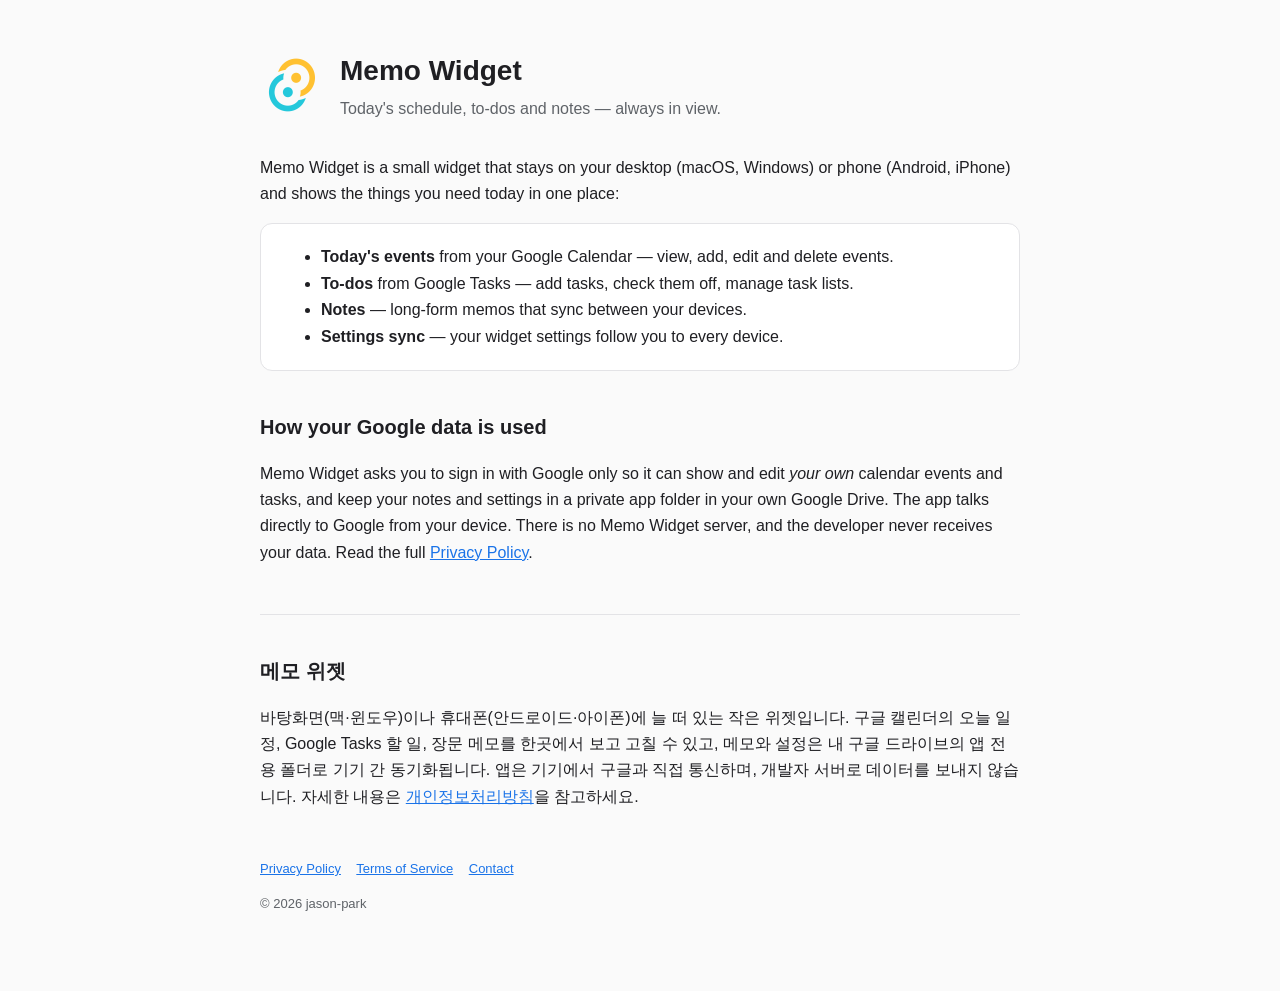
<file: index.html>
<!doctype html>
<html lang="en">
<head>
  <meta charset="utf-8">
  <meta name="viewport" content="width=device-width, initial-scale=1">
  <title>Memo Widget</title>
  <meta name="description" content="Memo Widget shows today's Google Calendar events, your Google Tasks and notes in a small always-on widget for Mac, Windows, Android and iPhone.">
  <link rel="icon" href="icon.png">
  <link rel="stylesheet" href="style.css">
</head>
<body>
<main>
  <header class="brand">
    <img src="icon.png" alt="Memo Widget icon">
    <div>
      <h1>Memo Widget</h1>
      <p>Today's schedule, to-dos and notes — always in view.</p>
    </div>
  </header>

  <p>
    Memo Widget is a small widget that stays on your desktop (macOS, Windows) or phone (Android, iPhone)
    and shows the things you need today in one place:
  </p>
  <div class="card">
    <ul>
      <li><strong>Today's events</strong> from your Google Calendar — view, add, edit and delete events.</li>
      <li><strong>To-dos</strong> from Google Tasks — add tasks, check them off, manage task lists.</li>
      <li><strong>Notes</strong> — long-form memos that sync between your devices.</li>
      <li><strong>Settings sync</strong> — your widget settings follow you to every device.</li>
    </ul>
  </div>

  <h2>How your Google data is used</h2>
  <p>
    Memo Widget asks you to sign in with Google only so it can show and edit <em>your own</em> calendar events and tasks,
    and keep your notes and settings in a private app folder in your own Google Drive.
    The app talks directly to Google from your device. There is no Memo Widget server, and the developer never receives your data.
    Read the full <a href="privacy.html">Privacy Policy</a>.
  </p>

  <hr>

  <h2 lang="ko">메모 위젯</h2>
  <p lang="ko">
    바탕화면(맥·윈도우)이나 휴대폰(안드로이드·아이폰)에 늘 떠 있는 작은 위젯입니다.
    구글 캘린더의 오늘 일정, Google Tasks 할 일, 장문 메모를 한곳에서 보고 고칠 수 있고,
    메모와 설정은 내 구글 드라이브의 앱 전용 폴더로 기기 간 동기화됩니다.
    앱은 기기에서 구글과 직접 통신하며, 개발자 서버로 데이터를 보내지 않습니다.
    자세한 내용은 <a href="privacy.html#ko">개인정보처리방침</a>을 참고하세요.
  </p>

  <footer>
    <a href="privacy.html">Privacy Policy</a>
    <a href="terms.html">Terms of Service</a>
    <a href="mailto:forteline@gmail.com">Contact</a>
    <p>© 2026 jason-park</p>
  </footer>
</main>
</body>
</html>
</file>
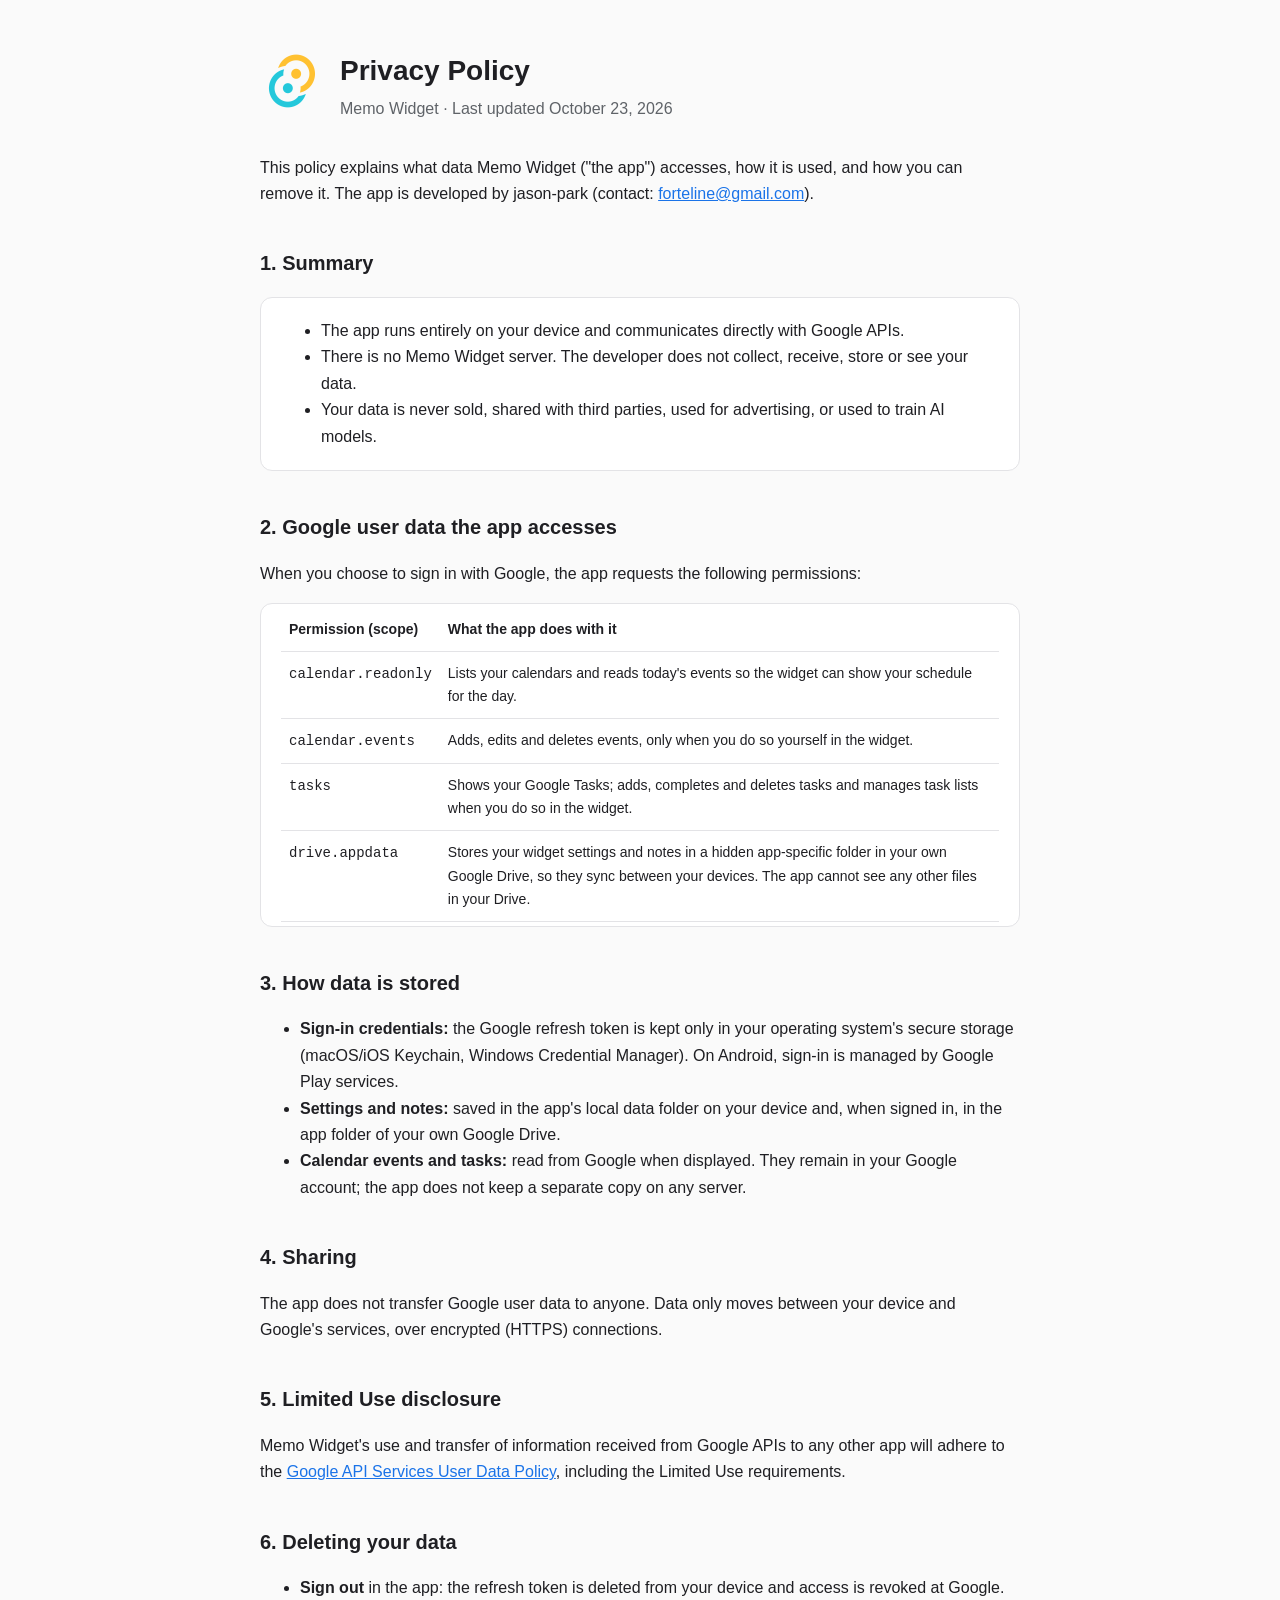
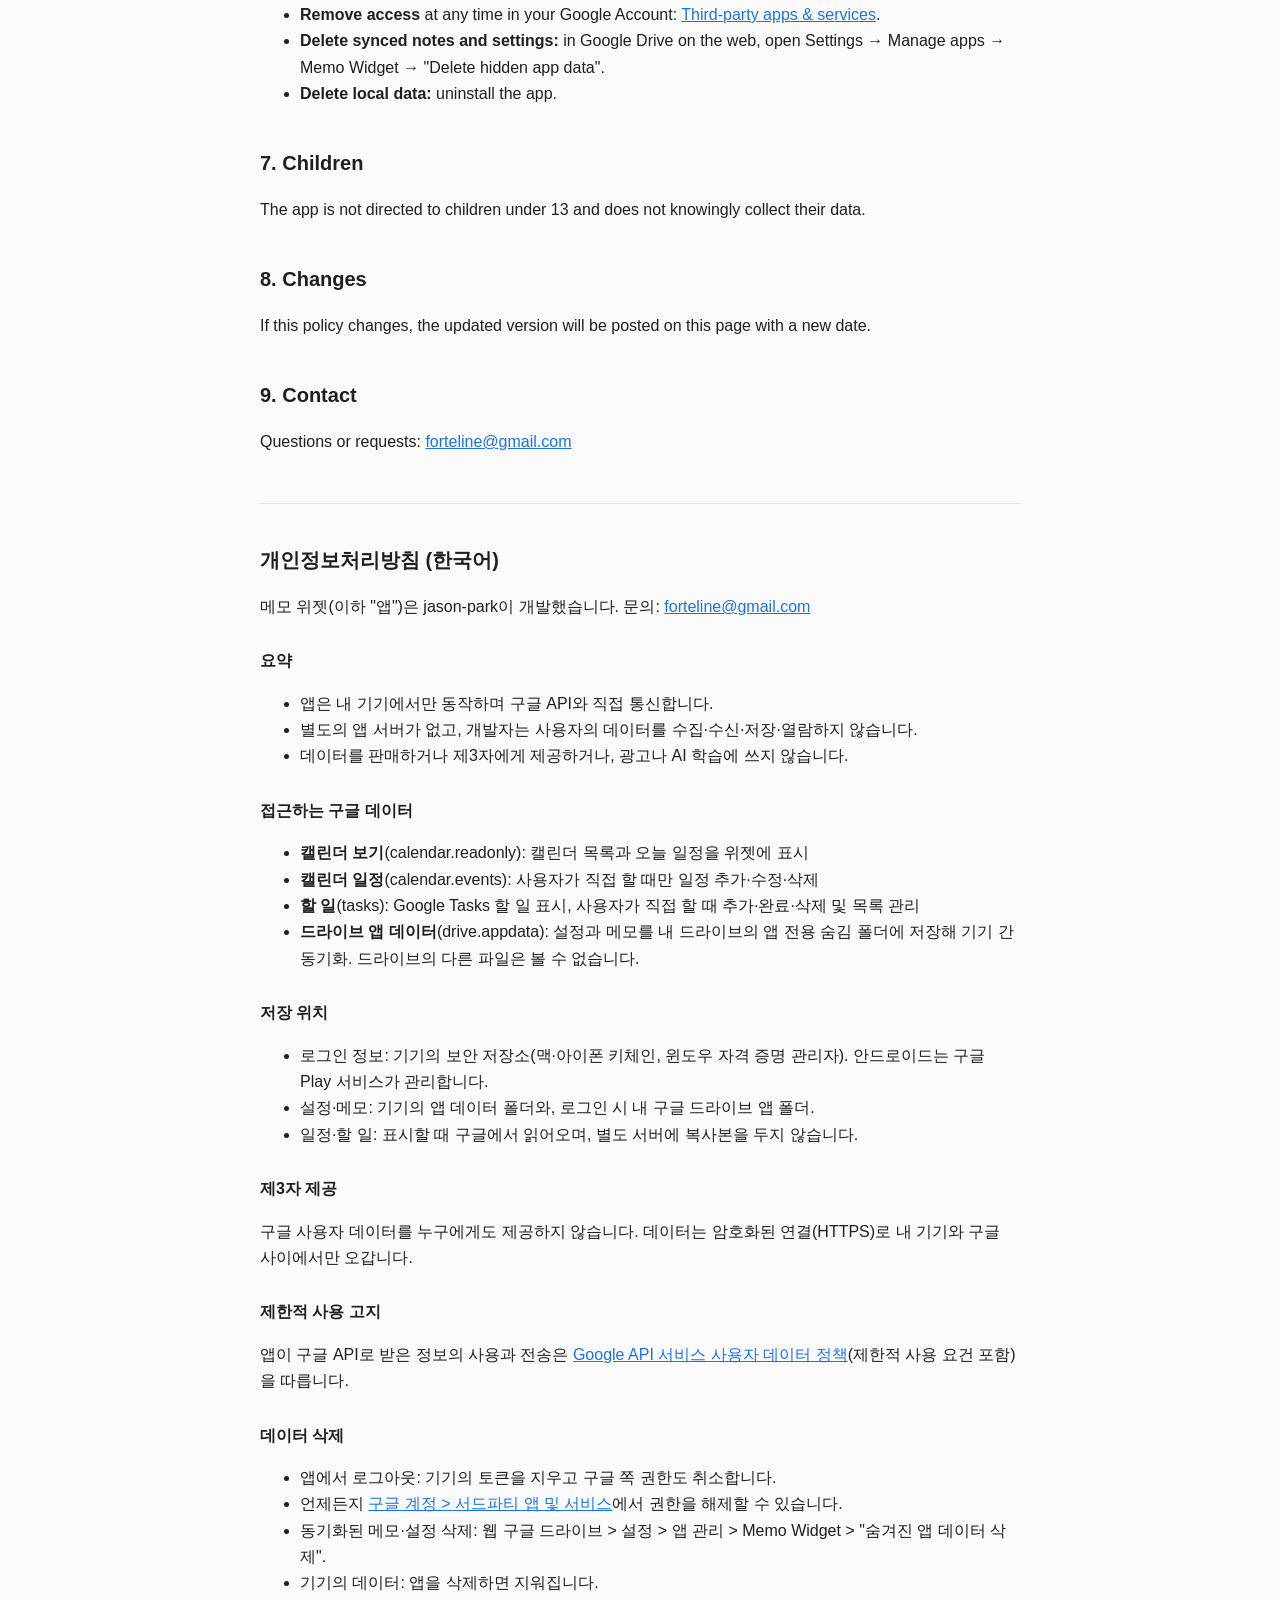
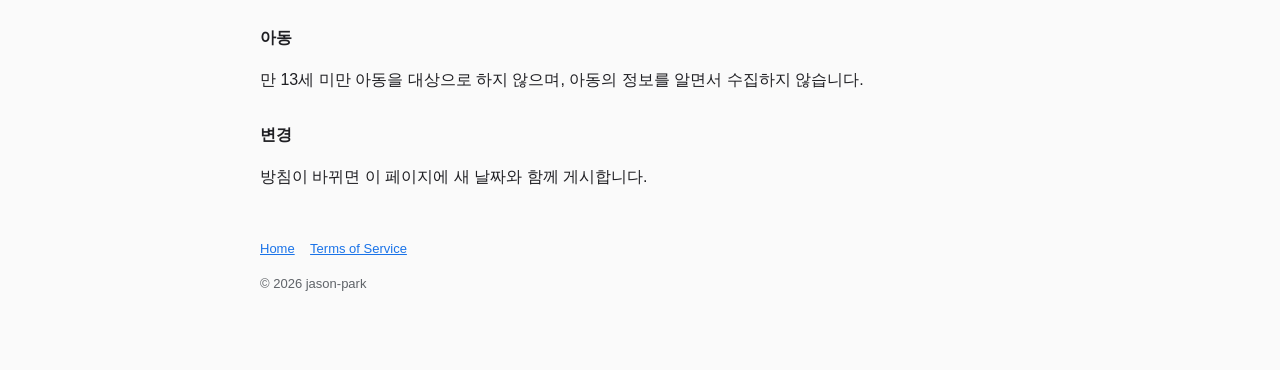
<file: privacy.html>
<!doctype html>
<html lang="en">
<head>
  <meta charset="utf-8">
  <meta name="viewport" content="width=device-width, initial-scale=1">
  <title>Memo Widget Privacy Policy</title>
  <link rel="icon" href="icon.png">
  <link rel="stylesheet" href="style.css">
</head>
<body>
<main>
  <header class="brand">
    <a href="index.html"><img src="icon.png" alt="Memo Widget icon"></a>
    <div>
      <h1>Privacy Policy</h1>
      <p>Memo Widget · Last updated October 23, 2026</p>
    </div>
  </header>

  <p>
    This policy explains what data Memo Widget ("the app") accesses, how it is used, and how you can remove it.
    The app is developed by jason-park (contact: <a href="mailto:forteline@gmail.com">forteline@gmail.com</a>).
  </p>

  <h2>1. Summary</h2>
  <div class="card">
    <ul>
      <li>The app runs entirely on your device and communicates directly with Google APIs.</li>
      <li>There is no Memo Widget server. The developer does not collect, receive, store or see your data.</li>
      <li>Your data is never sold, shared with third parties, used for advertising, or used to train AI models.</li>
    </ul>
  </div>

  <h2>2. Google user data the app accesses</h2>
  <p>When you choose to sign in with Google, the app requests the following permissions:</p>
  <div class="card">
    <table>
      <tr><th>Permission (scope)</th><th>What the app does with it</th></tr>
      <tr>
        <td><code>calendar.readonly</code></td>
        <td>Lists your calendars and reads today's events so the widget can show your schedule for the day.</td>
      </tr>
      <tr>
        <td><code>calendar.events</code></td>
        <td>Adds, edits and deletes events, only when you do so yourself in the widget.</td>
      </tr>
      <tr>
        <td><code>tasks</code></td>
        <td>Shows your Google Tasks; adds, completes and deletes tasks and manages task lists when you do so in the widget.</td>
      </tr>
      <tr>
        <td><code>drive.appdata</code></td>
        <td>Stores your widget settings and notes in a hidden app-specific folder in your own Google Drive, so they sync between your devices. The app cannot see any other files in your Drive.</td>
      </tr>
    </table>
  </div>

  <h2>3. How data is stored</h2>
  <ul>
    <li><strong>Sign-in credentials:</strong> the Google refresh token is kept only in your operating system's secure storage
      (macOS/iOS Keychain, Windows Credential Manager). On Android, sign-in is managed by Google Play services.</li>
    <li><strong>Settings and notes:</strong> saved in the app's local data folder on your device and, when signed in,
      in the app folder of your own Google Drive.</li>
    <li><strong>Calendar events and tasks:</strong> read from Google when displayed. They remain in your Google account; the app does not keep a separate copy on any server.</li>
  </ul>

  <h2>4. Sharing</h2>
  <p>
    The app does not transfer Google user data to anyone. Data only moves between your device and Google's services, over encrypted (HTTPS) connections.
  </p>

  <h2>5. Limited Use disclosure</h2>
  <p>
    Memo Widget's use and transfer of information received from Google APIs to any other app will adhere to the
    <a href="https://developers.google.com/terms/api-services-user-data-policy">Google API Services User Data Policy</a>,
    including the Limited Use requirements.
  </p>

  <h2>6. Deleting your data</h2>
  <ul>
    <li><strong>Sign out</strong> in the app: the refresh token is deleted from your device and access is revoked at Google.</li>
    <li><strong>Remove access</strong> at any time in your Google Account: <a href="https://myaccount.google.com/connections">Third-party apps &amp; services</a>.</li>
    <li><strong>Delete synced notes and settings:</strong> in Google Drive on the web, open Settings → Manage apps → Memo Widget → "Delete hidden app data".</li>
    <li><strong>Delete local data:</strong> uninstall the app.</li>
  </ul>

  <h2>7. Children</h2>
  <p>The app is not directed to children under 13 and does not knowingly collect their data.</p>

  <h2>8. Changes</h2>
  <p>If this policy changes, the updated version will be posted on this page with a new date.</p>

  <h2>9. Contact</h2>
  <p>Questions or requests: <a href="mailto:forteline@gmail.com">forteline@gmail.com</a></p>

  <hr>

  <h2 id="ko" lang="ko">개인정보처리방침 (한국어)</h2>
  <div lang="ko">
    <p>메모 위젯(이하 "앱")은 jason-park이 개발했습니다. 문의: <a href="mailto:forteline@gmail.com">forteline@gmail.com</a></p>
    <h3>요약</h3>
    <ul>
      <li>앱은 내 기기에서만 동작하며 구글 API와 직접 통신합니다.</li>
      <li>별도의 앱 서버가 없고, 개발자는 사용자의 데이터를 수집·수신·저장·열람하지 않습니다.</li>
      <li>데이터를 판매하거나 제3자에게 제공하거나, 광고나 AI 학습에 쓰지 않습니다.</li>
    </ul>
    <h3>접근하는 구글 데이터</h3>
    <ul>
      <li><strong>캘린더 보기</strong>(calendar.readonly): 캘린더 목록과 오늘 일정을 위젯에 표시</li>
      <li><strong>캘린더 일정</strong>(calendar.events): 사용자가 직접 할 때만 일정 추가·수정·삭제</li>
      <li><strong>할 일</strong>(tasks): Google Tasks 할 일 표시, 사용자가 직접 할 때 추가·완료·삭제 및 목록 관리</li>
      <li><strong>드라이브 앱 데이터</strong>(drive.appdata): 설정과 메모를 내 드라이브의 앱 전용 숨김 폴더에 저장해 기기 간 동기화. 드라이브의 다른 파일은 볼 수 없습니다.</li>
    </ul>
    <h3>저장 위치</h3>
    <ul>
      <li>로그인 정보: 기기의 보안 저장소(맥·아이폰 키체인, 윈도우 자격 증명 관리자). 안드로이드는 구글 Play 서비스가 관리합니다.</li>
      <li>설정·메모: 기기의 앱 데이터 폴더와, 로그인 시 내 구글 드라이브 앱 폴더.</li>
      <li>일정·할 일: 표시할 때 구글에서 읽어오며, 별도 서버에 복사본을 두지 않습니다.</li>
    </ul>
    <h3>제3자 제공</h3>
    <p>구글 사용자 데이터를 누구에게도 제공하지 않습니다. 데이터는 암호화된 연결(HTTPS)로 내 기기와 구글 사이에서만 오갑니다.</p>
    <h3>제한적 사용 고지</h3>
    <p>앱이 구글 API로 받은 정보의 사용과 전송은 <a href="https://developers.google.com/terms/api-services-user-data-policy">Google API 서비스 사용자 데이터 정책</a>(제한적 사용 요건 포함)을 따릅니다.</p>
    <h3>데이터 삭제</h3>
    <ul>
      <li>앱에서 로그아웃: 기기의 토큰을 지우고 구글 쪽 권한도 취소합니다.</li>
      <li>언제든지 <a href="https://myaccount.google.com/connections">구글 계정 > 서드파티 앱 및 서비스</a>에서 권한을 해제할 수 있습니다.</li>
      <li>동기화된 메모·설정 삭제: 웹 구글 드라이브 > 설정 > 앱 관리 > Memo Widget > "숨겨진 앱 데이터 삭제".</li>
      <li>기기의 데이터: 앱을 삭제하면 지워집니다.</li>
    </ul>
    <h3>아동</h3>
    <p>만 13세 미만 아동을 대상으로 하지 않으며, 아동의 정보를 알면서 수집하지 않습니다.</p>
    <h3>변경</h3>
    <p>방침이 바뀌면 이 페이지에 새 날짜와 함께 게시합니다.</p>
  </div>

  <footer>
    <a href="index.html">Home</a>
    <a href="terms.html">Terms of Service</a>
    <p>© 2026 jason-park</p>
  </footer>
</main>
</body>
</html>
</file>
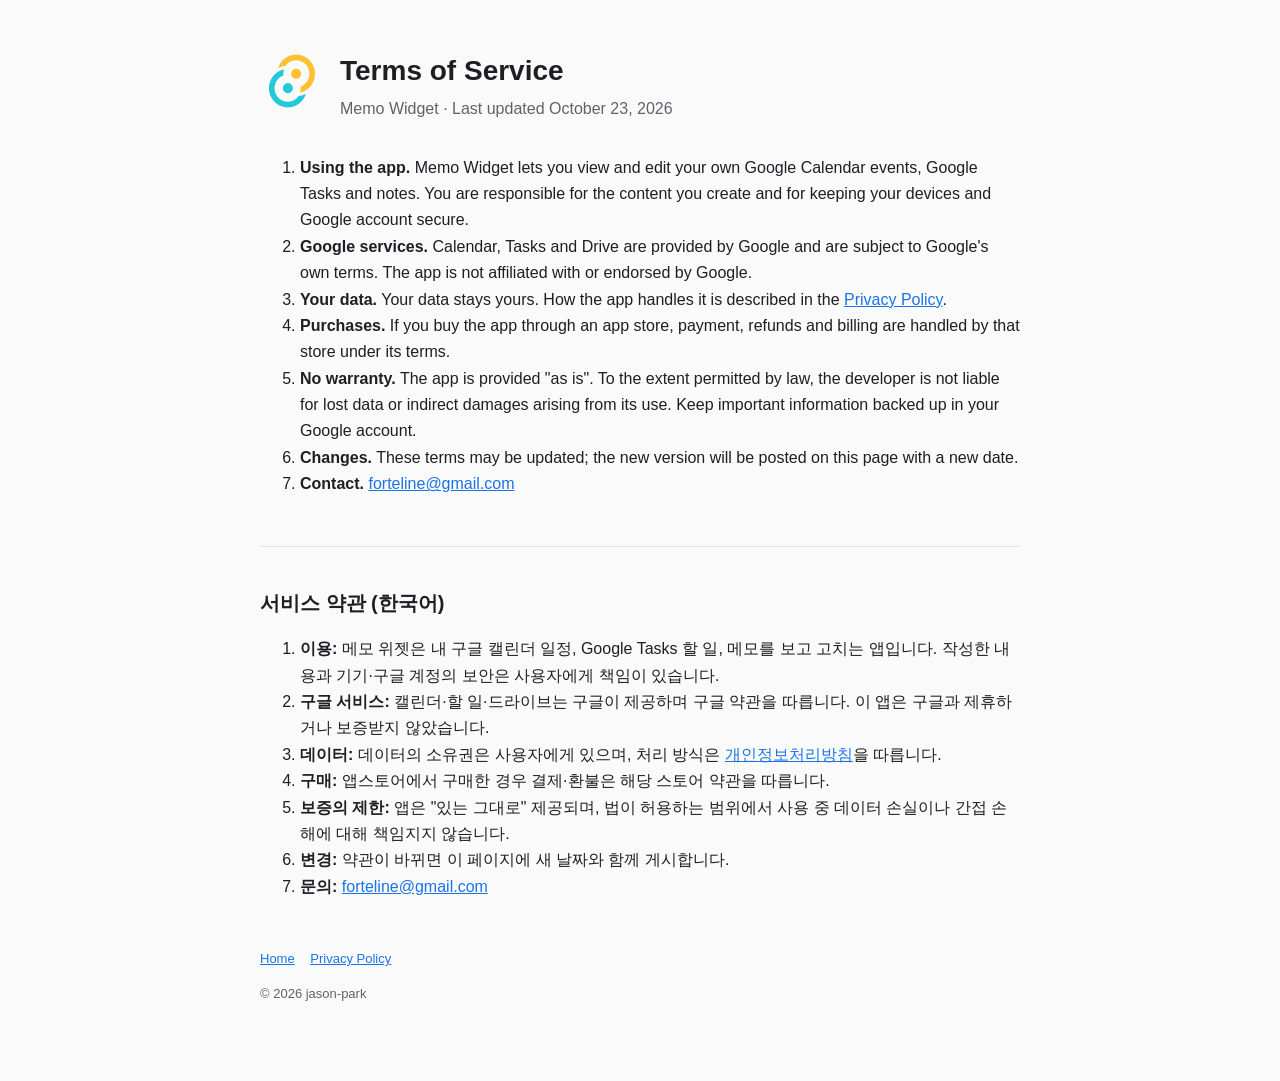
<file: terms.html>
<!doctype html>
<html lang="en">
<head>
  <meta charset="utf-8">
  <meta name="viewport" content="width=device-width, initial-scale=1">
  <title>Memo Widget Terms</title>
  <link rel="icon" href="icon.png">
  <link rel="stylesheet" href="style.css">
</head>
<body>
<main>
  <header class="brand">
    <a href="index.html"><img src="icon.png" alt="Memo Widget icon"></a>
    <div>
      <h1>Terms of Service</h1>
      <p>Memo Widget · Last updated October 23, 2026</p>
    </div>
  </header>

  <ol>
    <li><strong>Using the app.</strong> Memo Widget lets you view and edit your own Google Calendar events, Google Tasks and notes. You are responsible for the content you create and for keeping your devices and Google account secure.</li>
    <li><strong>Google services.</strong> Calendar, Tasks and Drive are provided by Google and are subject to Google's own terms. The app is not affiliated with or endorsed by Google.</li>
    <li><strong>Your data.</strong> Your data stays yours. How the app handles it is described in the <a href="privacy.html">Privacy Policy</a>.</li>
    <li><strong>Purchases.</strong> If you buy the app through an app store, payment, refunds and billing are handled by that store under its terms.</li>
    <li><strong>No warranty.</strong> The app is provided "as is". To the extent permitted by law, the developer is not liable for lost data or indirect damages arising from its use. Keep important information backed up in your Google account.</li>
    <li><strong>Changes.</strong> These terms may be updated; the new version will be posted on this page with a new date.</li>
    <li><strong>Contact.</strong> <a href="mailto:forteline@gmail.com">forteline@gmail.com</a></li>
  </ol>

  <hr>

  <h2 lang="ko">서비스 약관 (한국어)</h2>
  <ol lang="ko">
    <li><strong>이용:</strong> 메모 위젯은 내 구글 캘린더 일정, Google Tasks 할 일, 메모를 보고 고치는 앱입니다. 작성한 내용과 기기·구글 계정의 보안은 사용자에게 책임이 있습니다.</li>
    <li><strong>구글 서비스:</strong> 캘린더·할 일·드라이브는 구글이 제공하며 구글 약관을 따릅니다. 이 앱은 구글과 제휴하거나 보증받지 않았습니다.</li>
    <li><strong>데이터:</strong> 데이터의 소유권은 사용자에게 있으며, 처리 방식은 <a href="privacy.html#ko">개인정보처리방침</a>을 따릅니다.</li>
    <li><strong>구매:</strong> 앱스토어에서 구매한 경우 결제·환불은 해당 스토어 약관을 따릅니다.</li>
    <li><strong>보증의 제한:</strong> 앱은 "있는 그대로" 제공되며, 법이 허용하는 범위에서 사용 중 데이터 손실이나 간접 손해에 대해 책임지지 않습니다.</li>
    <li><strong>변경:</strong> 약관이 바뀌면 이 페이지에 새 날짜와 함께 게시합니다.</li>
    <li><strong>문의:</strong> <a href="mailto:forteline@gmail.com">forteline@gmail.com</a></li>
  </ol>

  <footer>
    <a href="index.html">Home</a>
    <a href="privacy.html">Privacy Policy</a>
    <p>© 2026 jason-park</p>
  </footer>
</main>
</body>
</html>
</file>
<file: style.css>
:root {
  --bg: #fafafa;
  --card: #ffffff;
  --text: #1f1f23;
  --muted: #5f6368;
  --accent: #1a73e8;
  --border: #e3e3e6;
  font-family: -apple-system, BlinkMacSystemFont, "Apple SD Gothic Neo", "Segoe UI", sans-serif;
  line-height: 1.65;
  color: var(--text);
}

@media (prefers-color-scheme: dark) {
  :root {
    --bg: #18181b;
    --card: #222226;
    --text: #f2f2f4;
    --muted: #a1a1aa;
    --accent: #8ab4f8;
    --border: #34343a;
  }
}

body {
  margin: 0;
  background: var(--bg);
}

main {
  max-width: 760px;
  margin: 0 auto;
  padding: 48px 16px 64px;
}

header.brand {
  display: flex;
  align-items: center;
  gap: 16px;
  margin-bottom: 32px;
}

header.brand img {
  width: 64px;
  height: 64px;
  border-radius: 14px;
}

header.brand h1 {
  margin: 0;
  font-size: 28px;
}

header.brand p {
  margin: 2px 0 0;
  color: var(--muted);
}

h2 {
  margin-top: 40px;
  font-size: 20px;
}

h3 {
  margin-top: 28px;
  font-size: 16px;
}

a {
  color: var(--accent);
}

.card {
  background: var(--card);
  border: 1px solid var(--border);
  border-radius: 12px;
  padding: 4px 20px;
  margin: 16px 0;
}

table {
  width: 100%;
  border-collapse: collapse;
  font-size: 14px;
}

th,
td {
  text-align: left;
  vertical-align: top;
  padding: 10px 8px;
  border-bottom: 1px solid var(--border);
}

.muted {
  color: var(--muted);
}

hr {
  border: 0;
  border-top: 1px solid var(--border);
  margin: 48px 0 32px;
}

footer {
  margin-top: 48px;
  font-size: 13px;
  color: var(--muted);
}

footer a {
  margin-right: 12px;
}
</file>
